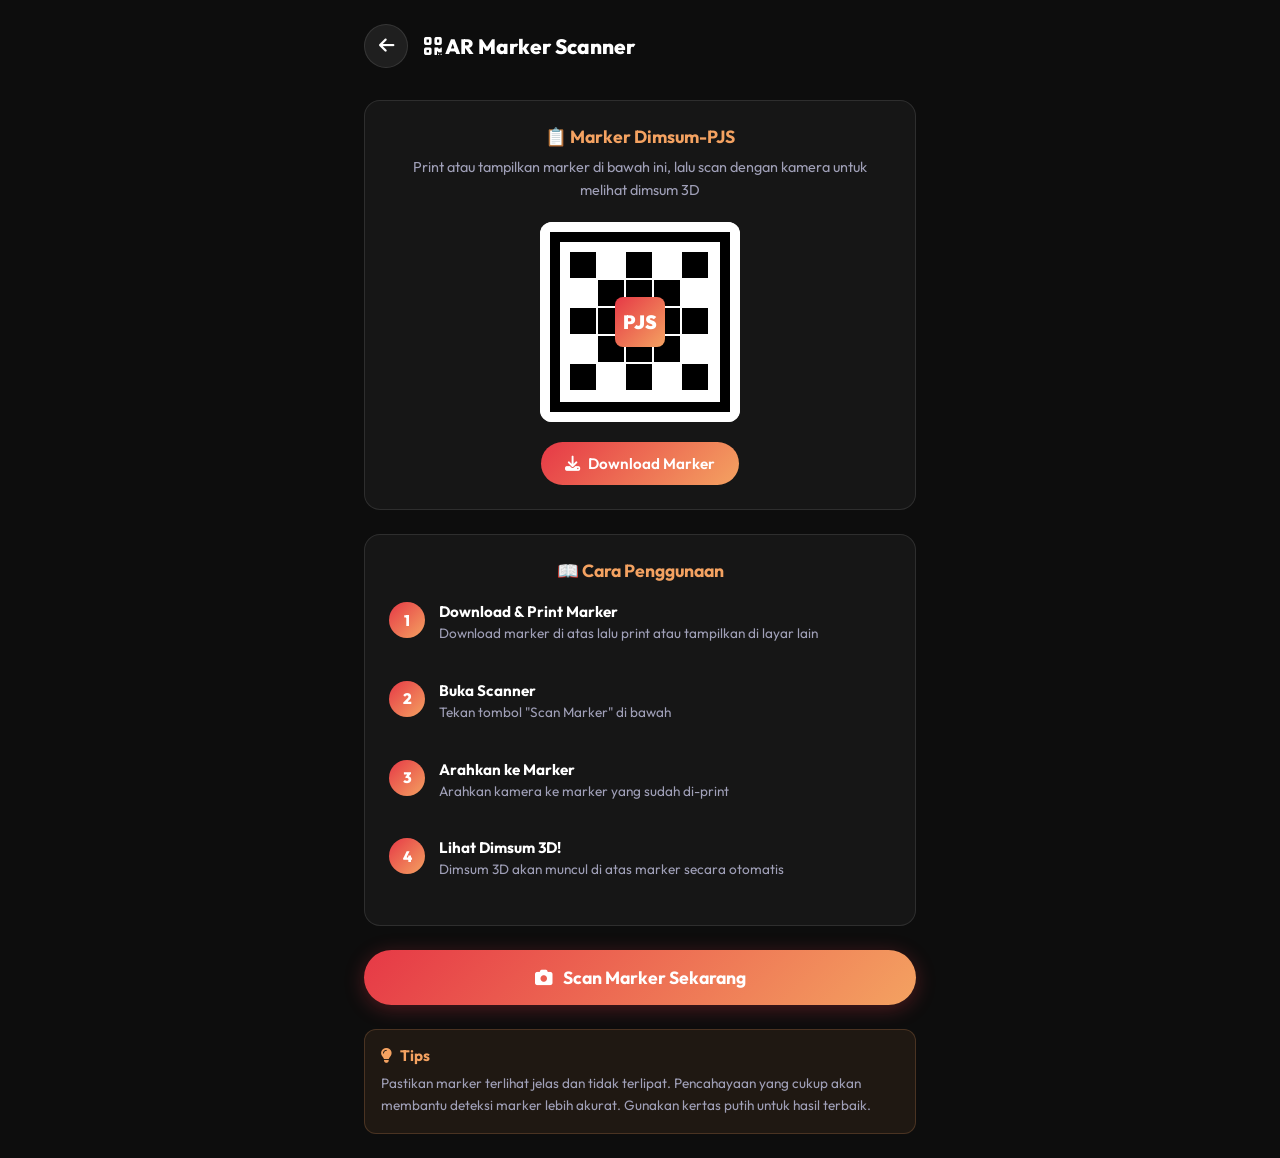
<file: ar-marker.html>
<!DOCTYPE html>
<html lang="id">
<head>
    <meta charset="UTF-8">
    <meta name="viewport" content="width=device-width, initial-scale=1.0, user-scalable=no">
    <title>AR Marker | Dimsum-PJS Bintan</title>
    <link href="https://fonts.googleapis.com/css2?family=Outfit:wght@400;600;700;800&display=swap" rel="stylesheet">
    <link rel="stylesheet" href="https://cdnjs.cloudflare.com/ajax/libs/font-awesome/6.5.1/css/all.min.css">
    <style>
        *{margin:0;padding:0;box-sizing:border-box}
        body{font-family:'Outfit',sans-serif;background:#0D0D0D;color:#fff;min-height:100vh}
        .page{max-width:600px;margin:0 auto;padding:24px}
        .header{display:flex;align-items:center;gap:16px;margin-bottom:32px}
        .back-btn{width:44px;height:44px;background:rgba(255,255,255,0.08);border:1px solid rgba(255,255,255,0.1);border-radius:50%;display:flex;align-items:center;justify-content:center;color:#fff;text-decoration:none;font-size:1.1rem;transition:0.3s}
        .back-btn:hover{background:rgba(255,255,255,0.15)}
        .header h1{font-size:1.3rem;font-weight:800}
        .marker-section{background:rgba(255,255,255,0.04);border:1px solid rgba(255,255,255,0.1);border-radius:16px;padding:24px;margin-bottom:24px;text-align:center}
        .marker-section h2{font-size:1.1rem;margin-bottom:8px;color:#F4A261}
        .marker-section p{color:#A0A0B8;font-size:0.9rem;margin-bottom:20px;line-height:1.6}
        .marker-display{width:200px;height:200px;background:#fff;border-radius:12px;margin:0 auto 20px;display:flex;align-items:center;justify-content:center;position:relative;overflow:hidden}
        .marker-pattern{width:160px;height:160px;display:grid;grid-template-columns:repeat(5,1fr);grid-template-rows:repeat(5,1fr);gap:2px}
        .marker-cell{background:#000;border-radius:2px}
        .marker-cell.white{background:#fff}
        .marker-logo{position:absolute;width:50px;height:50px;background:linear-gradient(135deg,#E63946,#F4A261);border-radius:8px;display:flex;align-items:center;justify-content:center;font-size:1.2rem;font-weight:900;color:#fff}
        .btn-download{display:inline-flex;align-items:center;gap:8px;padding:12px 24px;background:linear-gradient(135deg,#E63946,#F4A261);border:none;border-radius:50px;color:#fff;font-family:'Outfit',sans-serif;font-weight:600;cursor:pointer;transition:0.3s;font-size:0.95rem}
        .btn-download:hover{transform:translateY(-2px);box-shadow:0 8px 24px rgba(230,57,70,0.3)}
        .steps{display:flex;flex-direction:column;gap:16px;margin-top:20px}
        .step{display:flex;gap:14px;align-items:flex-start;text-align:left}
        .step-num{width:36px;height:36px;min-width:36px;background:linear-gradient(135deg,#E63946,#F4A261);border-radius:50%;display:flex;align-items:center;justify-content:center;font-weight:800;font-size:0.95rem}
        .step h4{font-weight:700;font-size:0.95rem;margin-bottom:2px}
        .step p{color:#A0A0B8;font-size:0.85rem}
        .btn-scan{display:flex;align-items:center;justify-content:center;gap:10px;width:100%;padding:16px;background:linear-gradient(135deg,#E63946,#F4A261);border:none;border-radius:50px;color:#fff;font-family:'Outfit',sans-serif;font-weight:700;font-size:1.1rem;cursor:pointer;transition:0.3s;box-shadow:0 4px 20px rgba(230,57,70,0.3);margin-top:8px}
        .btn-scan:hover{transform:translateY(-2px);box-shadow:0 8px 30px rgba(230,57,70,0.4)}
        .info-box{background:rgba(244,162,97,0.08);border:1px solid rgba(244,162,97,0.2);border-radius:12px;padding:16px;margin-top:24px}
        .info-box h3{font-size:0.95rem;color:#F4A261;margin-bottom:8px;display:flex;align-items:center;gap:8px}
        .info-box p{color:#A0A0B8;font-size:0.85rem;line-height:1.6}
    </style>
</head>
<body>
    <div class="page">
        <div class="header">
            <a href="index.html" class="back-btn"><i class="fas fa-arrow-left"></i></a>
            <h1><i class="fas fa-qrcode"></i> AR Marker Scanner</h1>
        </div>

        <div class="marker-section">
            <h2>📋 Marker Dimsum-PJS</h2>
            <p>Print atau tampilkan marker di bawah ini, lalu scan dengan kamera untuk melihat dimsum 3D</p>
            <div class="marker-display" id="marker-display">
                <canvas id="marker-canvas" width="200" height="200"></canvas>
                <div class="marker-logo">PJS</div>
            </div>
            <button class="btn-download" onclick="downloadMarker()">
                <i class="fas fa-download"></i> Download Marker
            </button>
        </div>

        <div class="marker-section">
            <h2>📖 Cara Penggunaan</h2>
            <div class="steps">
                <div class="step">
                    <div class="step-num">1</div>
                    <div>
                        <h4>Download & Print Marker</h4>
                        <p>Download marker di atas lalu print atau tampilkan di layar lain</p>
                    </div>
                </div>
                <div class="step">
                    <div class="step-num">2</div>
                    <div>
                        <h4>Buka Scanner</h4>
                        <p>Tekan tombol "Scan Marker" di bawah</p>
                    </div>
                </div>
                <div class="step">
                    <div class="step-num">3</div>
                    <div>
                        <h4>Arahkan ke Marker</h4>
                        <p>Arahkan kamera ke marker yang sudah di-print</p>
                    </div>
                </div>
                <div class="step">
                    <div class="step-num">4</div>
                    <div>
                        <h4>Lihat Dimsum 3D!</h4>
                        <p>Dimsum 3D akan muncul di atas marker secara otomatis</p>
                    </div>
                </div>
            </div>
        </div>

        <button class="btn-scan" onclick="window.location.href='ar-camera.html'">
            <i class="fas fa-camera"></i> Scan Marker Sekarang
        </button>

        <div class="info-box">
            <h3><i class="fas fa-lightbulb"></i> Tips</h3>
            <p>Pastikan marker terlihat jelas dan tidak terlipat. Pencahayaan yang cukup akan membantu deteksi marker lebih akurat. Gunakan kertas putih untuk hasil terbaik.</p>
        </div>
    </div>

    <script>
    // Draw marker pattern on canvas
    const canvas = document.getElementById('marker-canvas');
    const ctx = canvas.getContext('2d');
    ctx.fillStyle = '#fff';
    ctx.fillRect(0, 0, 200, 200);
    // Border
    ctx.fillStyle = '#000';
    ctx.fillRect(10, 10, 180, 180);
    ctx.fillStyle = '#fff';
    ctx.fillRect(20, 20, 160, 160);
    // Inner pattern
    const pattern = [
      [1,0,1,0,1],
      [0,1,1,1,0],
      [1,1,0,1,1],
      [0,1,1,1,0],
      [1,0,1,0,1]
    ];
    const cellSize = 28;
    const startX = 30, startY = 30;
    pattern.forEach((row, r) => {
      row.forEach((cell, c) => {
        ctx.fillStyle = cell ? '#000' : '#fff';
        ctx.fillRect(startX + c * cellSize, startY + r * cellSize, cellSize - 2, cellSize - 2);
      });
    });

    function downloadMarker() {
      const link = document.createElement('a');
      link.download = 'marker-dimsum-pjs.png';
      link.href = canvas.toDataURL();
      link.click();
    }
    </script>
</body>
</html>
</file>
